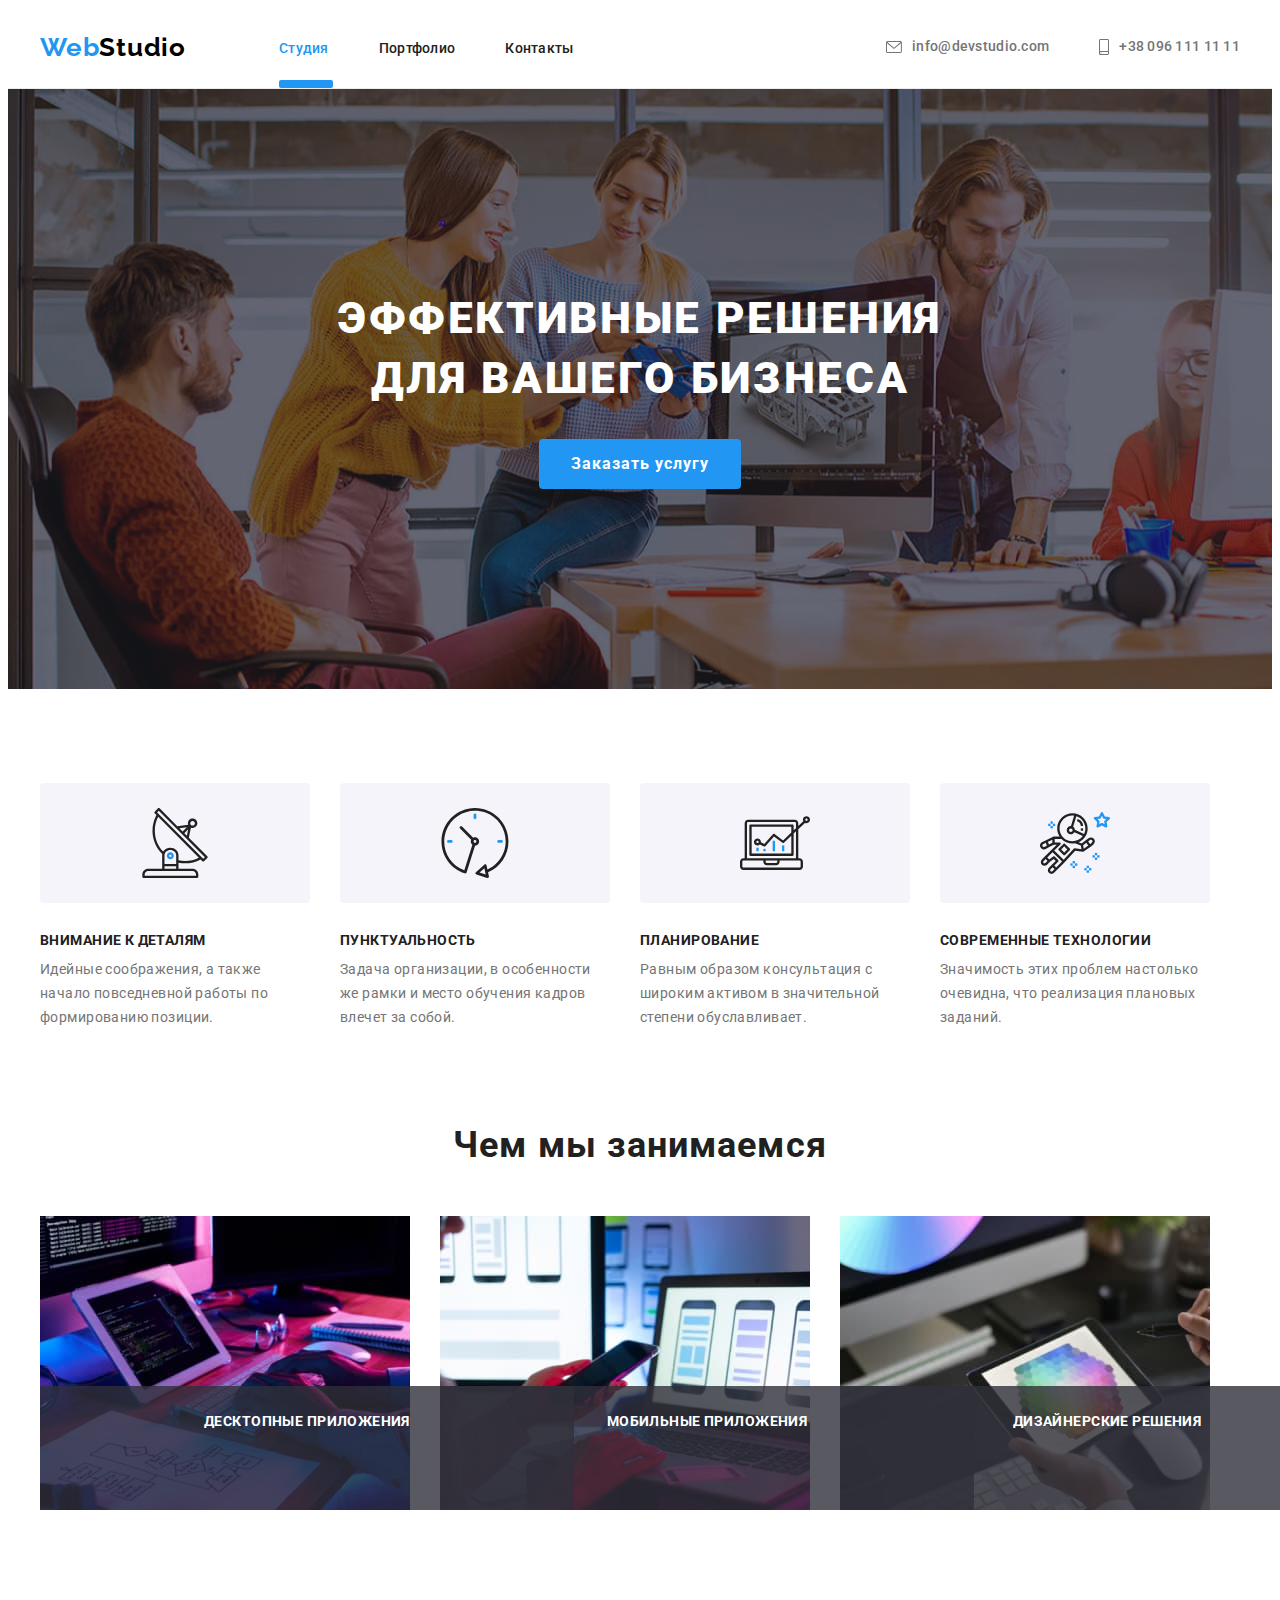
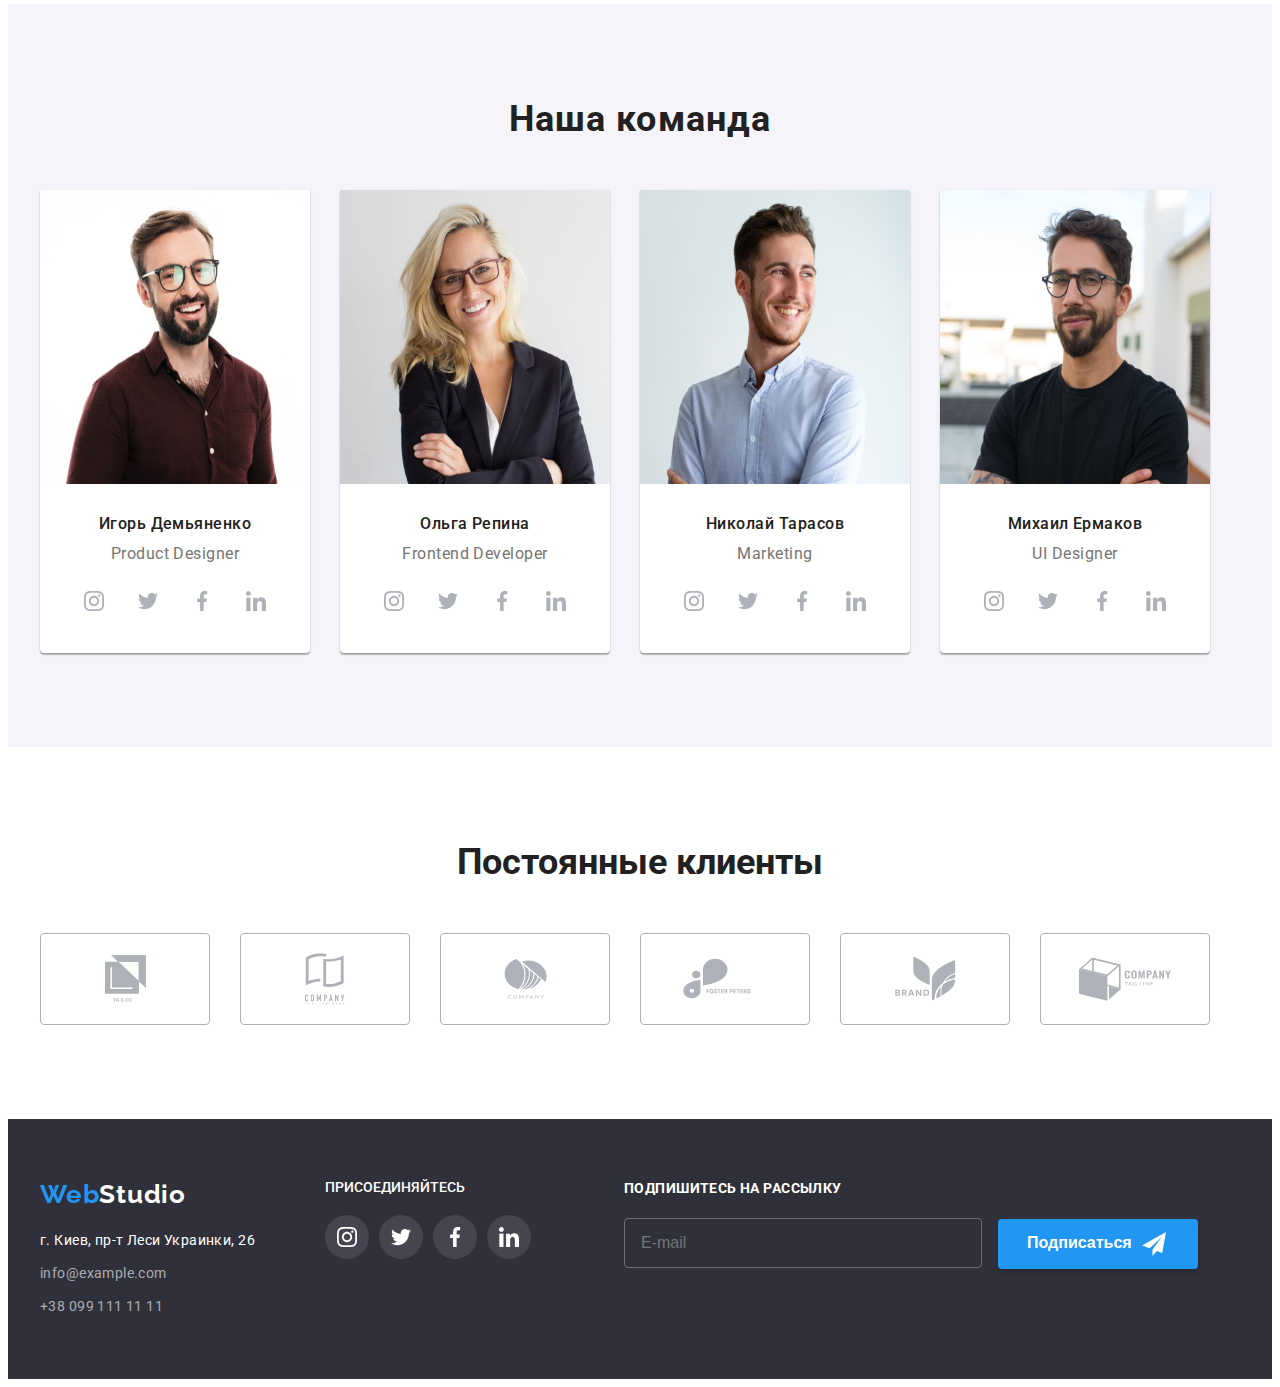
<file: index.html>
<!DOCTYPE html>
<html lang="ru">
  <head>
    <meta charset="UTF-8" />
    <meta http-equiv="X-UA-Compatible" content="IE=edge" />
    <meta name="viewport" content="width=device-width, initial-scale=1.0" />
    <title>WebStudio</title>
    <link rel="preconnect" href="https://fonts.gstatic.com" />
    <link
      href="https://fonts.googleapis.com/css2?family=Raleway:wght@700&family=Roboto:wght@400;500;700;900&display=swap"
      rel="stylesheet"
    />
    <link
      rel="stylesheet"
      href="https://cdnjs.cloudflare.com/ajax/libs/modern-normalize/1.1.0/modern-normalize.min.css"
      integrity="sha512-wpPYUAdjBVSE4KJnH1VR1HeZfpl1ub8YT/NKx4PuQ5NmX2tKuGu6U/JRp5y+Y8XG2tV+wKQpNHVUX03MfMFn9Q=="
      crossorigin="anonymous"
      referrerpolicy="no-referrer"
    />
    <link
      rel="stylesheet"
      href="https://cdnjs.cloudflare.com/ajax/libs/animate.css/4.1.1/animate.min.css"
    />
    <link rel="stylesheet" href="./css/styles.css" />
  </head>
  <body>
    <!--HEADER-->
    <header class="header">
      <div class="container header-container">
        <nav class="navigation">
          <a href="./" class="header-logo animate__pulse">
            <span class="header-web">Web</span>Studio</a
          >
          <ul class="menu">
            <li class="menu-item">
              <a href="index.html" class="menu-link current">Студия </a>
            </li>
            <li class="menu-item">
              <a href="./portfolio.html" class="menu-link">Портфолио</a>
            </li>
            <li class="menu-item">
              <a href="#address" class="menu-link">Контакты</a>
            </li>
          </ul>
        </nav>
        <ul class="contact-list">
          <li class="contact-email">
            <a class="email" href="mailto:info@devstudio.com">
              <svg class="contact-email-icon" width="16" height="12">
                <use href="./images/sprite.svg#icon-envelope"></use>
              </svg>
              info@devstudio.com
            </a>
          </li>
          <li class="contact-tel">
            <a class="tel" href="tel:+380961111111">
              <svg class="contact-email-icon" width="10" height="16">
                <use href="./images/sprite.svg#icon-smartphone"></use>
              </svg>
              +38 096 111 11 11</a
            >
          </li>
        </ul>
      </div>
    </header>
    <!--MAIN-->
    <main>
      <section class="hero">
        <div class="container">
          <h1 class="hero-title">
            Эффективные решения <br />
            для вашего бизнеса
          </h1>
          <button type="button" class="hero-button" data-modal-open>
            Заказать услугу
          </button>
        </div>
      </section>

      <section class="section-features">
        <div class="container">
          <h2 hidden class="section-title">Особенности нашей работы</h2>
          <ul class="nature">
            <li class="section-nature">
              <div class="icon-wrapper">
                <svg class="features-icon" width="70" height="70">
                  <use href="./images/sprite.svg#icon-antenna"></use>
                </svg>
              </div>
              <h3 class="section-item">Внимание к деталям</h3>
              <p class="section-text">
                Идейные соображения, а также начало повседневной работы по
                формированию позиции.
              </p>
            </li>
            <li class="section-nature">
              <div class="icon-wrapper">
                <svg class="features-icon" width="70" height="70">
                  <use href="./images/sprite.svg#icon-cloc-1"></use>
                </svg>
              </div>
              <h3 class="section-item">Пунктуальность</h3>
              <p class="section-text">
                Задача организации, в особенности же рамки и место обучения
                кадров влечет за собой.
              </p>
            </li>
            <li class="section-nature">
              <div class="icon-wrapper">
                <svg class="features-icon" width="70" height="70">
                  <use href="./images/sprite.svg#icon-diagram-1"></use>
                </svg>
              </div>
              <h3 class="section-item">Планирование</h3>
              <p class="section-text">
                Равным образом консультация с широким активом в значительной
                степени обуславливает.
              </p>
            </li>
            <li class="section-nature">
              <div class="icon-wrapper">
                <svg class="features-icon" width="70" height="70">
                  <use href="./images/sprite.svg#icon-astronaut"></use>
                </svg>
              </div>
              <h3 class="section-item">Современные технологии</h3>
              <p class="section-text">
                Значимость этих проблем настолько очевидна, что реализация
                плановых заданий.
              </p>
            </li>
          </ul>
        </div>
      </section>
      <!--OUR WORKS-->
      <section class="section-works">
        <div class="container">
          <h2 class="section-title">Чем мы занимаемся</h2>
          <ul class="our-works">
            <li class="our-works-items">
              <img
                src="./images/box1.jpg"
                alt="Фото гаджетов"
                width="370"
                height="294"
              />
              <div class="works-item">
                <p class="works-text">Десктопные приложения</p>
              </div>
            </li>

            <li class="our-works-items">
              <img
                src="./images/box2.jpg"
                alt="Фото гаджетов"
                width="370"
                height="294"
              />
              <div class="works-item">
                <p class="works-text">Мобильные приложения</p>
              </div>
            </li>

            <li class="our-works-items">
              <img
                src="./images/box3.jpg"
                alt="Фото гаджетов"
                width="370"
                height="294"
              />
              <div class="works-item">
                <p class="works-text">Дизайнерские решения</p>
              </div>
            </li>
          </ul>
        </div>
      </section>

      <!--OUR TEAM-->
      <section class="section-team section">
        <div class="container">
          <h2 class="section-title">Наша команда</h2>
          <ul class="members">
            <li class="members-item">
              <img
                src="./images/photo1.jpg"
                alt="Фото мужчины"
                width="270"
                height="294"
              />
              <div class="team-list">
                <h3 class="team-members">Игорь Демьяненко</h3>
                <p class="team-post">Product Designer</p>
                <ul class="social-list list">
                  <li class="social-list-item">
                    <a href="" class="social-list-link">
                      <svg class="social-list-icon" width="20" height="20">
                        <use href="./images/sprite.svg#icon-instagram"></use>
                      </svg>
                    </a>
                  </li>
                  <li class="social-list-item">
                    <a href="" class="social-list-link">
                      <svg class="social-list-icon" width="20" height="20">
                        <use href="./images/sprite.svg#icon-twitter"></use>
                      </svg>
                    </a>
                  </li>
                  <li class="social-list-item">
                    <a href="" class="social-list-link">
                      <svg class="social-list-icon" width="20" height="20">
                        <use href="./images/sprite.svg#icon-facebook"></use>
                      </svg>
                    </a>
                  </li>
                  <li class="social-list-item">
                    <a href="" class="social-list-link">
                      <svg class="social-list-icon" width="20" height="20">
                        <use href="./images/sprite.svg#icon-linkedin"></use>
                      </svg>
                    </a>
                  </li>
                </ul>
              </div>
            </li>
            <li class="members-item">
              <img
                src="./images/photo2.jpg"
                alt="Фото женщины"
                width="270"
                height="294"
              />
              <div class="team-list">
                <h3 class="team-members">Ольга Репина</h3>
                <p class="team-post">Frontend Developer</p>
                <ul class="social-list list">
                  <li class="social-list-item">
                    <a href="" class="social-list-link">
                      <svg class="social-list-icon" width="20" height="20">
                        <use href="./images/sprite.svg#icon-instagram"></use>
                      </svg>
                    </a>
                  </li>
                  <li class="social-list-item">
                    <a href="" class="social-list-link">
                      <svg class="social-list-icon" width="20" height="20">
                        <use href="./images/sprite.svg#icon-twitter"></use>
                      </svg>
                    </a>
                  </li>
                  <li class="social-list-item">
                    <a href="" class="social-list-link">
                      <svg class="social-list-icon" width="20" height="20">
                        <use href="./images/sprite.svg#icon-facebook"></use>
                      </svg>
                    </a>
                  </li>
                  <li class="social-list-item">
                    <a href="" class="social-list-link">
                      <svg class="social-list-icon" width="20" height="20">
                        <use href="./images/sprite.svg#icon-linkedin"></use>
                      </svg>
                    </a>
                  </li>
                </ul>
              </div>
            </li>
            <li class="members-item">
              <img
                src="./images/photo3.jpg"
                alt="Фото мужчины"
                width="270"
                height="294"
              />
              <div class="team-list">
                <h3 class="team-members">Николай Тарасов</h3>
                <p class="team-post">Marketing</p>
                <ul class="social-list list">
                  <li class="social-list-item">
                    <a href="" class="social-list-link">
                      <svg class="social-list-icon" width="20" height="20">
                        <use href="./images/sprite.svg#icon-instagram"></use>
                      </svg>
                    </a>
                  </li>
                  <li class="social-list-item">
                    <a href="" class="social-list-link">
                      <svg class="social-list-icon" width="20" height="20">
                        <use href="./images/sprite.svg#icon-twitter"></use>
                      </svg>
                    </a>
                  </li>
                  <li class="social-list-item">
                    <a href="" class="social-list-link">
                      <svg class="social-list-icon" width="20" height="20">
                        <use href="./images/sprite.svg#icon-facebook"></use>
                      </svg>
                    </a>
                  </li>
                  <li class="social-list-item">
                    <a href="" class="social-list-link">
                      <svg class="social-list-icon" width="20" height="20">
                        <use href="./images/sprite.svg#icon-linkedin"></use>
                      </svg>
                    </a>
                  </li>
                </ul>
              </div>
            </li>
            <li class="members-item">
              <img
                src="./images/photo4.jpg"
                alt="Фото мужчины"
                width="270"
                height="294"
              />
              <div class="team-list">
                <h3 class="team-members">Михаил Ермаков</h3>
                <p class="team-post">UI Designer</p>
                <ul class="social-list list">
                  <li class="social-list-item">
                    <a href="" class="social-list-link">
                      <svg class="social-list-icon" width="20px" height="20px">
                        <use href="./images/sprite.svg#icon-instagram"></use>
                      </svg>
                    </a>
                  </li>
                  <li class="social-list-item">
                    <a href="" class="social-list-link">
                      <svg class="social-list-icon" width="20px" height="20px">
                        <use href="./images/sprite.svg#icon-twitter"></use>
                      </svg>
                    </a>
                  </li>
                  <li class="social-list-item">
                    <a href="" class="social-list-link">
                      <svg class="social-list-icon" width="20px" height="20px">
                        <use href="./images/sprite.svg#icon-facebook"></use>
                      </svg>
                    </a>
                  </li>
                  <li class="social-list-item">
                    <a href="" class="social-list-link">
                      <svg class="social-list-icon" width="20px" height="20px">
                        <use href="./images/sprite.svg#icon-linkedin"></use>
                      </svg>
                    </a>
                  </li>
                </ul>
              </div>
            </li>
          </ul>
        </div>
      </section>

      <!--CLIENTS-->
      <section class="section">
        <div class="container">
          <h2 class="regular-clients-title">Постоянные клиенты</h2>
          <ul class="regular-clients-list">
            <li class="clients-list">
              <a class="clients-icon" href="">
                <svg class="client-icon" width="41px" height="47px">
                  <use href="./images/sprite.svg#icon-client-1"></use>
                </svg>
              </a>
            </li>
            <li class="clients-list">
              <a class="clients-icon" href="">
                <svg class="client-icon" width="40px" height="52px">
                  <use href="./images/sprite.svg#icon-client-2"></use>
                </svg>
              </a>
            </li>
            <li class="clients-list">
              <a class="clients-icon" href="">
                <svg class="client-icon" width="43px" height="41px">
                  <use href="./images/sprite.svg#icon-client-3"></use>
                </svg>
              </a>
            </li>
            <li class="clients-list">
              <a class="clients-icon" href="">
                <svg class="client-icon" width="84px" height="41px">
                  <use href="./images/sprite.svg#icon-client-4"></use>
                </svg>
              </a>
            </li>
            <li class="clients-list">
              <a class="clients-icon" href="">
                <svg class="client-icon" width="63px" height="45px">
                  <use href="./images/sprite.svg#icon-client-5"></use>
                </svg>
              </a>
            </li>
            <li class="clients-list">
              <a class="clients-icon" href="">
                <svg class="client-icon" width="94px" height="44px">
                  <use href="./images/sprite.svg#icon-client-6"></use>
                </svg>
              </a>
            </li>
          </ul>
        </div>
      </section>
    </main>
    <!--FOOTER-->
    <footer class="footer">
      <div class="container footer-container">
        <div class="footer-wrapper">
          <div class="footer-adress-wrapper">
            <a href="./" class="footer-logo"
              ><span class="footer-web">Web</span>Studio</a
            >
            <address id="address" class="contact-address">
              г. Киев, пр-т Леси Украинки, 26
            </address>
            <ul class="footer-contacts">
              <li class="footer-contacts-link">info@example.com</li>
              <li class="footer-contacts-link">+38 099 111 11 11</li>
            </ul>
          </div>
          <div class="footer-socials">
            <h2 class="socials-footer-title">присоединяйтесь</h2>
            <ul class="socials-footer-lists">
              <li class="socials-list-item">
                <a class="socials-footer-icons" href="#">
                  <svg class="social-icon-footer" width="20px" height="20px">
                    <use href="./images/sprite.svg#icon-instagram"></use>
                  </svg>
                </a>
              </li>
              <li class="socials-item">
                <a class="socials-footer-icons" href="#">
                  <svg class="social-icon-footer" width="20px" height="20px">
                    <use href="./images/sprite.svg#icon-twitter"></use>
                  </svg>
                </a>
              </li>
              <li class="socials-item">
                <a class="socials-footer-icons" href="#">
                  <svg class="social-icon-footer" width="20px" height="20px">
                    <use href="./images/sprite.svg#icon-facebook"></use>
                  </svg>
                </a>
              </li>
              <li class="socials-item">
                <a class="socials-footer-icons" href="#">
                  <svg class="social-icon-footer" width="20px" height="20px">
                    <use href="./images/sprite.svg#icon-linkedin"></use>
                  </svg>
                </a>
              </li>
            </ul>
          </div>
          <div class="footer-subscribe">
            <p class="subscribe-title" id="subscribe-title-id">
              Подпишитесь на рассылку
            </p>
            <form class="subscribe-form" id="subscribe-form-id"></form>
            <input
              type="text"
              name="email"
              class="subscribe-email"
              id="subscribe-email"
              placeholder="E-mail"
              required
            />
            <button class="subscribe-btn" type="submit" id="submit-btn-id">
              Подписаться
              <svg
                class="icon-send"
                aria-hidden="true"
                width="24px"
                height="24px"
              >
                <use href="./images/icons.svg#icon-icon-send"></use>
              </svg>
            </button>
          </div>
        </div>
      </div>
    </footer>

    <div class="backdrop is-hidden" data-modal>
      <div class="modal">
        <button type="button" class="close-btn" data-modal-close>
          <svg width="11" height="11">
            <use href="./images/sprite.svg#icon-vector"></use>
          </svg>
        </button>
        <!--FORM-->
        <form action="#" class="modal-form">
          <p class="modal-form-head">Оставьте свои данные, мы вам перезвоним</p>

          <div class="modal-form-wrapper">
            <label class="modal-form-field"> Имя</label>
            <div class="modal-icon-box">
              <input
                type="text"
                class="modal-form-input"
                name="user-name"
                minlength="2"
                pattern="[a-zA-Zа-яёА-ЯЁ]+"
                title="Имя должно содержать символы кирилицы или латиницы"
                required
              />
              <svg class="modal-form-icon" width="18" height="18">
                <use href="./images/icons.svg#icon-person-black"></use>
              </svg>
            </div>
          </div>
          <div class="modal-form-wrapper">
            <label class="modal-form-field"> Телефон</label>
            <div class="modal-icon-box">
              <input
                type="tel"
                class="modal-form-input"
                name="user-phone"
                pattern="[0-9]{3}-[0-9]{3}-[0-9]{2}-[0-9]{2}"
                title="096-000-00-00"
                required
              />
              <svg class="modal-form-icon" width="18" height="18">
                <use href="./images/icons.svg#icon-phone-black"></use>
              </svg>
            </div>
          </div>
          <div class="modal-form-wrapper">
            <label class="modal-form-field"> Почта</label>
            <div class="modal-icon-box">
              <input
                type="email"
                class="modal-form-input"
                name="user-email"
                required
              />
              <svg class="modal-form-icon" width="18" height="18">
                <use href="./images/icons.svg#icon-email-black"></use>
              </svg>
            </div>
          </div>
          <label class="modal-form-field"> Комментарий</label>
          <textarea
            name="user-message"
            class="modal-form-message"
            placeholder="Введите текст"
          ></textarea>

          <input
            type="checkbox"
            name="agreement"
            class="modal-form-checkbox visually-hidden"
            id="accept-policy"
          />
          <label for="accept-policy" class="modal-form-checkbox-label"
            >Соглашаюсь с рассылкой и принимаю&nbsp;
            <a href="#" class="modal-form-label-link"> Условия договора</a>
          </label>
          <button type="submit" class="modal-btn">Отправить</button>
        </form>
      </div>
    </div>

    <script src="./js/modal.js"></script>
  </body>
</html>
</file>
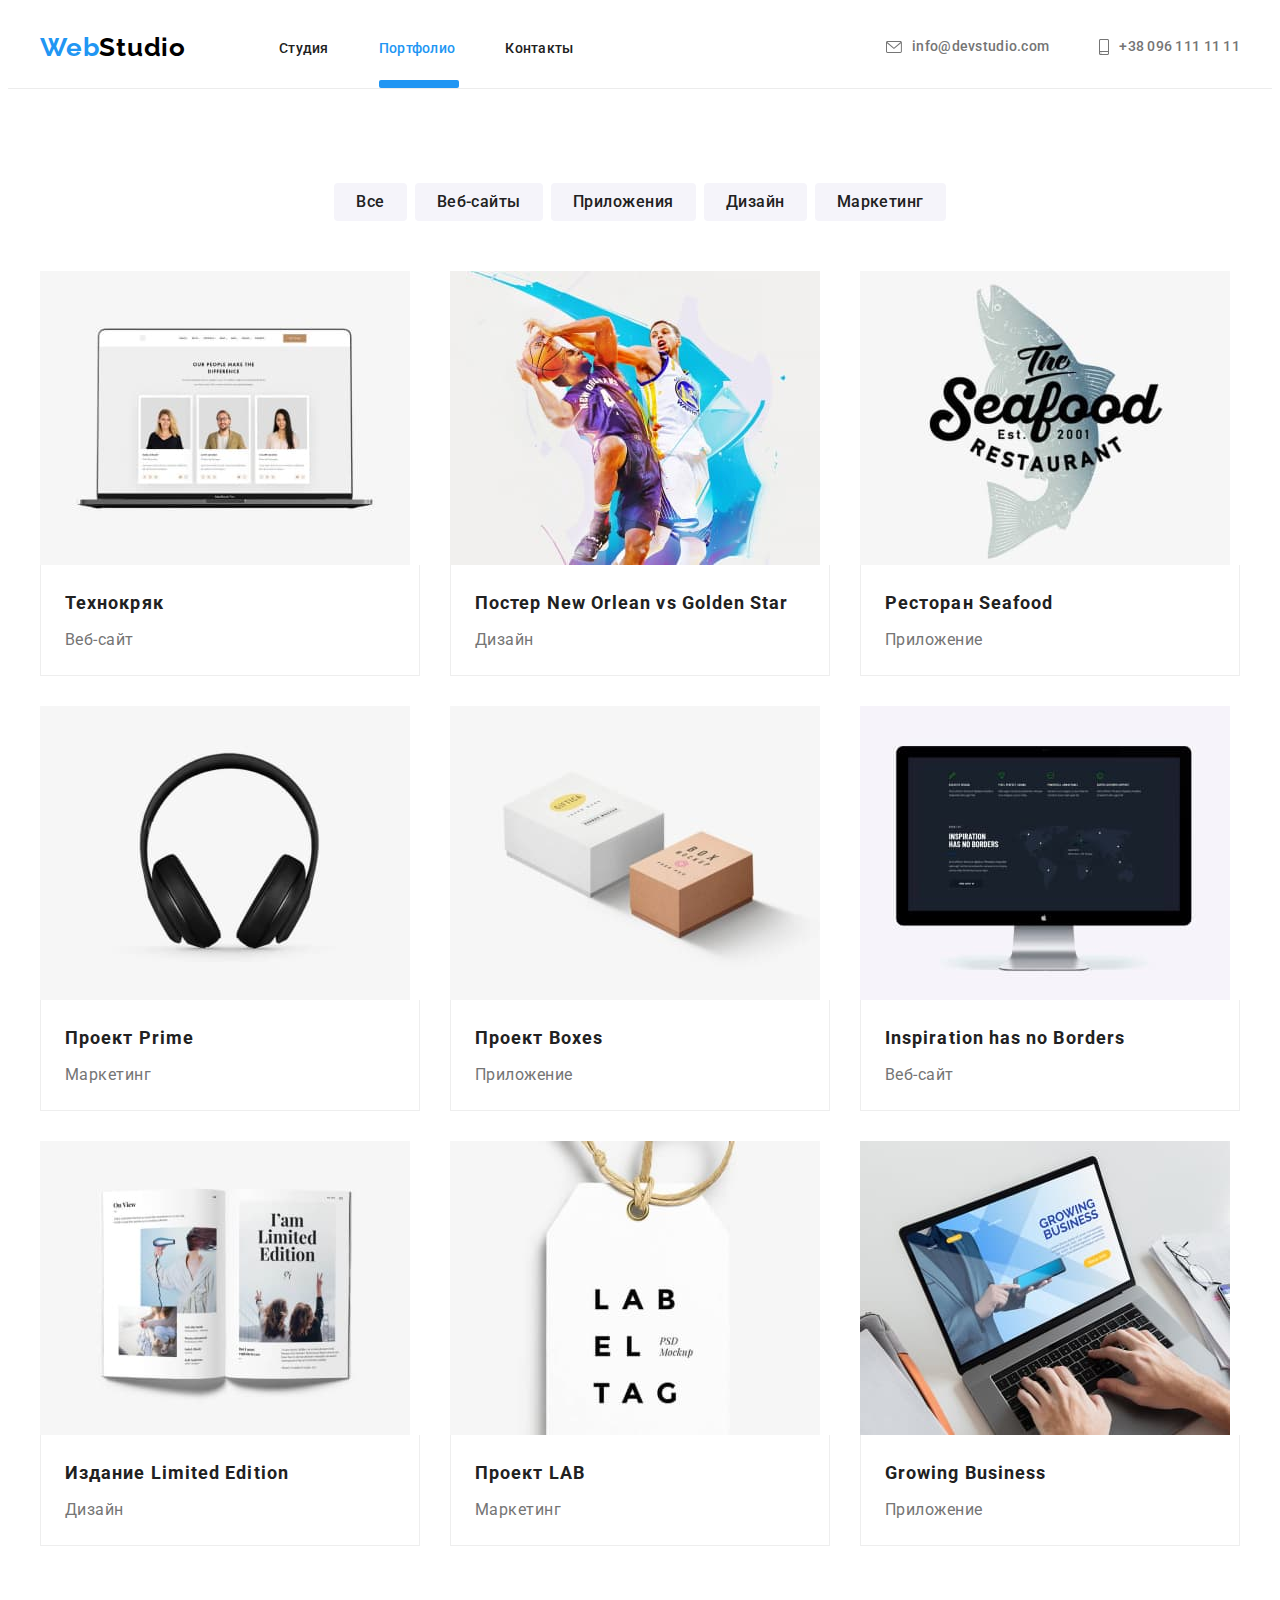
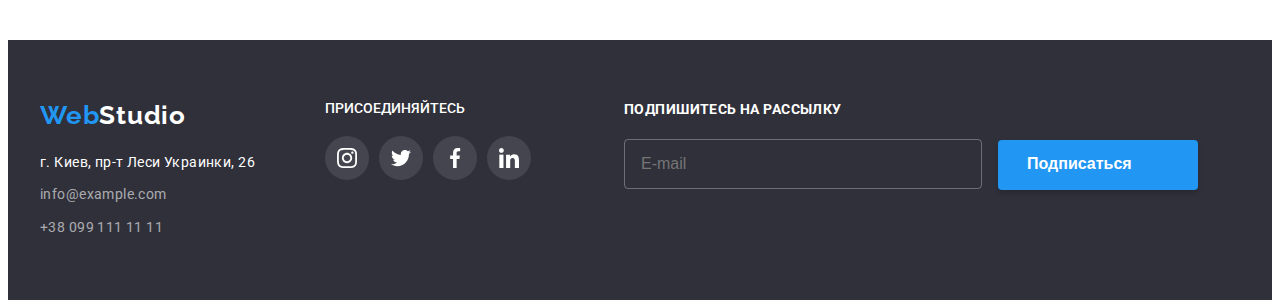
<file: portfolio.html>
<!DOCTYPE html>
<html lang="ru">
  <head>
    <meta charset="UTF-8" />
    <meta http-equiv="X-UA-Compatible" content="IE=edge" />
    <meta name="viewport" content="width=device-width, initial-scale=1.0" />
    <title>WebStudio</title>
    <link rel="preconnect" href="https://fonts.gstatic.com" />
    <link
      href="https://fonts.googleapis.com/css2?family=Raleway:wght@700&family=Roboto:wght@400;500;700;900&display=swap"
      rel="stylesheet"
    />
    <link
      rel="stylesheet"
      href="https://cdnjs.cloudflare.com/ajax/libs/modern-normalize/1.1.0/modern-normalize.min.css"
      integrity="sha512-wpPYUAdjBVSE4KJnH1VR1HeZfpl1ub8YT/NKx4PuQ5NmX2tKuGu6U/JRp5y+Y8XG2tV+wKQpNHVUX03MfMFn9Q=="
      crossorigin="anonymous"
      referrerpolicy="no-referrer"
    />
    <link
      rel="stylesheet"
      href="https://cdnjs.cloudflare.com/ajax/libs/animate.css/4.1.1/animate.min.css"
    />
    <link rel="stylesheet" href="./css/styles.css" />
  </head>
  <body>
    <!--HEADER-->
    <header class="header">
      <div class="container header-container">
        <nav class="navigation">
          <a href="./" class="header-logo animate__pulse">
            <span class="header-web">Web</span>Studio</a
          >
          <ul class="menu">
            <li class="menu-item">
              <a href="index.html" class="menu-link">Студия</a>
            </li>
            <li class="menu-item">
              <a href="./portfolio.html" class="menu-link current">Портфолио</a>
            </li>
            <li class="menu-item">
              <a href="#address" class="menu-link">Контакты</a>
            </li>
          </ul>
        </nav>
        <ul class="contact-list">
          <li class="contact-email">
            <a class="email" href="mailto:info@devstudio.com">
              <svg class="contact-email-icon" width="16" height="12">
                <use href="./images/sprite.svg#icon-envelope"></use>
              </svg>
              info@devstudio.com
            </a>
          </li>
          <li class="contact-tel">
            <a class="tel" href="tel:+380961111111">
              <svg class="contact-email-icon" width="10" height="16">
                <use href="./images/sprite.svg#icon-smartphone"></use>
              </svg>
              +38 096 111 11 11</a
            >
          </li>
        </ul>
      </div>
    </header>
    <!-- MAIN -->
    <main class="all-portfolio">
      <section class="main-portfolio section">
        <div class="container">
          <h1 hidden>Портфолио</h1>
          <ul class="menu-btn">
            <li class="list-btn">
              <button type="button" class="portfolio">Все</button>
            </li>
            <li class="list-btn">
              <button type="button" class="portfolio">Веб-сайты</button>
            </li>
            <li class="list-btn">
              <button type="button" class="portfolio">Приложения</button>
            </li>
            <li class="list-btn">
              <button type="button" class="portfolio">Дизайн</button>
            </li>
            <li class="list-btn">
              <button type="button" class="portfolio">Маркетинг</button>
            </li>
          </ul>

          <h2 hidden>Наши продукты</h2>

          <ul class="products">
            <li class="product">
              <a class="product-item" href="#">
                <div class="product-box">
                  <img
                    class="product-image"
                    src="./images/img1.jpg"
                    alt="Картинка с изображением ноутбука"
                    width="370"
                    height="294"
                  />

                  <p class="overlay">
                    Технокряк это современная площадка распространения
                    коронавируса. Компании используют эту платформу для
                    цифрового шпионажа и атак на защищённые сервера конкурентов.
                  </p>
                </div>
                <div class="product-list">
                  <h3 class="product-title">Технокряк</h3>
                  <p class="product-name">Веб-сайт</p>
                </div>
              </a>
            </li>
            <li class="product">
              <a class="product-item" href="#">
                <div class="product-box">
                  <img
                    class="product-image"
                    src="./images/img2.jpg"
                    alt="Постер"
                    width="370"
                    height="294"
                  />

                  <p class="overlay">
                    Технокряк это современная площадка распространения
                    коронавируса. Компании используют эту платформу для
                    цифрового шпионажа и атак на защищённые сервера конкурентов.
                  </p>
                </div>
                <div class="product-list">
                  <h3 class="product-title">
                    Постер New Orlean vs Golden Star
                  </h3>
                  <p class="product-name">Дизайн</p>
                </div>
              </a>
            </li>
            <li class="product">
              <a class="product-item" href="#">
                <div class="product-box">
                  <img
                    class="product-image"
                    src="./images/img3.jpg"
                    alt="Картинка с изображением рыбы"
                    width="370"
                    height="294"
                  />

                  <p class="overlay">
                    Технокряк это современная площадка распространения
                    коронавируса. Компании используют эту платформу для
                    цифрового шпионажа и атак на защищённые сервера конкурентов.
                  </p>
                </div>
                <div class="product-list">
                  <h3 class="product-title">Ресторан Seafood</h3>
                  <p class="product-name">Приложение</p>
                </div>
              </a>
            </li>
            <li class="product">
              <a class="product-item" href="#">
                <div class="product-box">
                  <img
                    class="product-image"
                    src="./images/img4.jpg"
                    alt="Картинка с изображением наушников"
                    width="370"
                    height="294"
                  />

                  <p class="overlay">
                    Технокряк это современная площадка распространения
                    коронавируса. Компании используют эту платформу для
                    цифрового шпионажа и атак на защищённые сервера конкурентов.
                  </p>
                </div>
                <div class="product-list">
                  <h3 class="product-title">Проект Prime</h3>
                  <p class="product-name">Маркетинг</p>
                </div>
              </a>
            </li>
            <li class="product">
              <a class="product-item" href="#">
                <div class="product-box">
                  <img
                    class="product-image"
                    src="./images/img5.jpg"
                    alt="Картинка с изображением картонных коробок"
                    width="370"
                    height="294"
                  />

                  <p class="overlay">
                    Технокряк это современная площадка распространения
                    коронавируса. Компании используют эту платформу для
                    цифрового шпионажа и атак на защищённые сервера конкурентов.
                  </p>
                </div>
                <div class="product-list">
                  <h3 class="product-title">Проект Boxes</h3>
                  <p class="product-name">Приложение</p>
                </div>
              </a>
            </li>
            <li class="product">
              <a class="product-item" href="#">
                <div class="product-box">
                  <img
                    class="product-image"
                    src="./images/img6.jpg"
                    alt="Картинка с изображением монитора"
                    width="370"
                    height="294"
                  />

                  <p class="overlay">
                    Технокряк это современная площадка распространения
                    коронавируса. Компании используют эту платформу для
                    цифрового шпионажа и атак на защищённые сервера конкурентов.
                  </p>
                </div>
                <div class="product-list">
                  <h3 class="product-title">Inspiration has no Borders</h3>
                  <p class="product-name">Веб-сайт</p>
                </div>
              </a>
            </li>
            <li class="product">
              <a class="product-item" href="#">
                <div class="product-box">
                  <img
                    class="product-image"
                    src="./images/img7.jpg"
                    alt="Картинка с изображением книги"
                    width="370"
                    height="294"
                  />

                  <p class="overlay">
                    Технокряк это современная площадка распространения
                    коронавируса. Компании используют эту платформу для
                    цифрового шпионажа и атак на защищённые сервера конкурентов.
                  </p>
                </div>
                <div class="product-list">
                  <h3 class="product-title">Издание Limited Edition</h3>
                  <p class="product-name">Дизайн</p>
                </div>
              </a>
            </li>

            <li class="product">
              <a class="product-item" href="#">
                <div class="product-box">
                  <img
                    class="product-image"
                    src="./images/img8.jpg"
                    alt="Картинка с изображением ценника"
                    width="370"
                    height="294"
                  />

                  <p class="overlay">
                    Технокряк это современная площадка распространения
                    коронавируса. Компании используют эту платформу для
                    цифрового шпионажа и атак на защищённые сервера конкурентов.
                  </p>
                </div>
                <div class="product-list">
                  <h3 class="product-title">Проект LAB</h3>
                  <p class="product-name">Маркетинг</p>
                </div>
              </a>
            </li>

            <li class="product">
              <a class="product-item" href="#">
                <div class="product-box">
                  <img
                    class="product-image"
                    src="./images/img9.jpg"
                    alt="Картинка с изображением ноутбука"
                    width="370"
                    height="294"
                  />

                  <p class="overlay">
                    Технокряк это современная площадка распространения
                    коронавируса. Компании используют эту платформу для
                    цифрового шпионажа и атак на защищённые сервера конкурентов.
                  </p>
                </div>
                <div class="product-list">
                  <h3 class="product-title">Growing Business</h3>
                  <p class="product-name">Приложение</p>
                </div>
              </a>
            </li>
          </ul>
        </div>
      </section>
    </main>
    <!--FOOTER-->
    <footer class="footer">
      <div class="container footer-container">
        <div class="footer-wrapper">
          <div class="footer-adress-wrapper">
            <a href="./" class="footer-logo"
              ><span class="footer-web">Web</span>Studio</a
            >
            <address id="address" class="contact-address">
              г. Киев, пр-т Леси Украинки, 26
            </address>
            <ul class="footer-contacts">
              <li class="footer-contacts-link">info@example.com</li>
              <li class="footer-contacts-link">+38 099 111 11 11</li>
            </ul>
          </div>
          <div class="footer-socials">
            <h2 class="socials-footer-title">присоединяйтесь</h2>
            <ul class="socials-footer-lists">
              <li class="socials-list-item">
                <a class="socials-footer-icons" href="#">
                  <svg class="social-icon-footer" width="20px" height="20px">
                    <use href="./images/sprite.svg#icon-instagram"></use>
                  </svg>
                </a>
              </li>
              <li class="socials-item">
                <a class="socials-footer-icons" href="#">
                  <svg class="social-icon-footer" width="20px" height="20px">
                    <use href="./images/sprite.svg#icon-twitter"></use>
                  </svg>
                </a>
              </li>
              <li class="socials-item">
                <a class="socials-footer-icons" href="#">
                  <svg class="social-icon-footer" width="20px" height="20px">
                    <use href="./images/sprite.svg#icon-facebook"></use>
                  </svg>
                </a>
              </li>
              <li class="socials-item">
                <a class="socials-footer-icons" href="#">
                  <svg class="social-icon-footer" width="20px" height="20px">
                    <use href="./images/sprite.svg#icon-linkedin"></use>
                  </svg>
                </a>
              </li>
            </ul>
          </div>
          <div class="footer-subscribe">
            <p class="subscribe-title" id="subscribe-title-id">
              Подпишитесь на рассылку
            </p>
            <form class="subscribe-form" id="subscribe-form-id"></form>
            <input
              type="text"
              name="email"
              class="subscribe-email"
              id="subscribe-email"
              placeholder="E-mail"
              required
            />
            <button class="subscribe-btn" type="submit" id="submit-btn-id">
              Подписаться
              <svg
                class="icon-send"
                aria-hidden="true"
                width="24px"
                height="24px"
              >
                <use href="./images/icons.svg#icon-send"></use>
              </svg>
            </button>
          </div>
        </div>
      </div>
    </footer>
  </body>
</html>
</file>
<file: css/styles.css>
:root {
  --primary-text-color: #212121;
  --title-text-color: #757575;
  --secondary-text-color: #ffffff;
  --accent-color: #2196f3;
  --background-color: #2f303a;
  --background-color-2: #f5f4fa;
  --contacts-text-color: rgba(255, 255, 255, 0.6);
  --header-logo-color: #000000;
  --clients-color: #afb1b8;
}

h1,
h2,
h3,
h4,
h5,
h6,
p {
  margin-top: 0;
  margin-bottom: 0;
}

ul,
ol {
  margin-top: 0;
  margin-bottom: 0;
  padding-left: 0;
}

img {
  display: block;
}

body {
  background-color: var(--secondary-text-color);
  color: var(--primary-text-color);
  font-family: "Roboto", sans-serif;
}

a {
  text-decoration: none;
}

ul {
  list-style: none;
}

.container {
  width: 1200px;
  margin: 0 auto;
  padding-left: 15px;
  padding-right: 15px;
}

.section {
  padding-top: 94px;
  padding-bottom: 94px;
}

.visually-hidden {
  position: absolute !important;
  clip: rect(1px 1px 1px 1px); /* IE6, IE7 */
  clip: rect(1px, 1px, 1px, 1px);
  padding: 0 !important;
  border: 0 !important;
  height: 1px !important;
  width: 1px !important;
  overflow: hidden;
}

/*HEADER*/

.header {
  padding-top: 24px;
  padding-bottom: 25px;
  border-bottom: 1px solid #ececec;
}

.header-container {
  display: flex;
  align-items: center;
  justify-content: space-between;
}

.navigation {
  display: flex;
  align-items: center;
}

.header-logo {
  font-family: "Raleway", sans-serif;
  font-weight: 700;
  font-size: 26px;
  line-height: 1.19;
  letter-spacing: 0.03em;
  color: var(--header-logo-color);
  margin-right: 93px;
  animation-duration: 500ms;
  animation-iteration-count: 2;
}

.menu {
  display: flex;
  align-items: center;
}

.menu-item:not(:last-child) {
  margin-right: 50px;
}

.contact-list {
  display: flex;
}

.contact-tel {
  margin-left: 50px;
}

.contact-email-icon {
  margin-right: 10px;
  fill: currentColor;
}

.header-web {
  color: var(--accent-color);
  font-family: Raleway;
  font-weight: 700;
  font-size: 26px;
  line-height: 1.19;
  letter-spacing: 0.03em;
}

.order {
  background-color: var(--background-color);
}

.menu-link {
  font-family: "Roboto", sans-serif;
  font-weight: 500;
  font-size: 14px;
  line-height: 1.14;
  letter-spacing: 0.02em;
  color: var(--primary-text-color);
  transition: color 250ms cubic-bezier(0.4, 0, 0.2, 1);
}

.menu-link.current {
  position: relative;
}

.menu-link.current::after {
  content: "";
  position: absolute;
  width: 100%;
  height: 4px;
  border-radius: 2px;
  background-color: var(--accent-color);
  border: 2px solid var(--accent-color);
  display: block;
  bottom: -32px;
}

.menu-link:hover,
.menu-link:focus {
  color: var(--accent-color);
}

.menu .menu-link.current {
  color: var(--accent-color);
}

.email {
  font-family: "Roboto", sans-serif;
  color: var(--title-text-color);
  font-weight: 500;
  font-size: 14px;
  line-height: 1.14;
  letter-spacing: 0.02em;
  display: flex;
  align-items: center;
  transition: color 250ms cubic-bezier(0.4, 0, 0.2, 1);
}

.tel {
  font-family: "Roboto", sans-serif;
  color: var(--title-text-color);
  font-weight: 500;
  font-size: 14px;
  line-height: 1.14;
  letter-spacing: 0.02em;
  display: flex;
  align-items: center;
  transition: color 250ms cubic-bezier(0.4, 0, 0.2, 1);
}

.email:hover,
.tel:hover,
.email:focus,
.tel:focus {
  color: var(--accent-color);
}

/*HERO SECTION*/

.hero {
  background-color: var(--background-color);
  text-align: center;
  padding-top: 200px;
  padding-bottom: 200px;
  max-width: 1600px;
  background-image: linear-gradient(
      rgba(47, 48, 58, 0.4),
      rgba(47, 48, 58, 0.4)
    ),
    url("../images/hero/bg.jpg");
  background-size: cover;
  background-repeat: no-repeat;
  margin-bottom: 94px;
  margin-left: auto;
  margin-right: auto;
}

.hero-title {
  color: var(--secondary-text-color);
  font-family: "Roboto", sans-serif;
  font-weight: 900;
  font-size: 44px;
  line-height: 1.36;
  text-align: center;
  letter-spacing: 0.06em;
  text-transform: uppercase;
  margin-bottom: 30px;
}

.hero-button {
  color: var(--secondary-text-color);
  background-color: var(--accent-color);
  font-family: "Roboto", sans-serif;
  font-weight: 700;
  font-size: 16px;
  line-height: 1.87;
  align-items: center;
  text-align: center;
  letter-spacing: 0.06em;
  cursor: pointer;
  padding: 10px 32px;
  border: none;
  border-radius: 4px;
}

.section-title {
  color: var(--primary-text-color);
  font-family: "Roboto", sans-serif;
  font-weight: 700;
  font-size: 36px;
  line-height: 1.17;
  text-align: center;
  letter-spacing: 0.03em;
  margin-bottom: 50px;
}

.section-item {
  font-family: "Roboto", sans-serif;
  font-weight: 700;
  font-size: 14px;
  line-height: 1.14;
  letter-spacing: 0.03em;
  text-transform: uppercase;
  margin-bottom: 10px;
}

.section-text {
  font-family: "Roboto", sans-serif;
  color: var(--title-text-color);
  font-weight: 400;
  font-size: 14px;
  line-height: 1.71;
  letter-spacing: 0.03em;
}

.basis-container {
  width: 1170px;
  height: 101px;
}

/*NATURE*/

.nature {
  display: flex;
}

.section-nature {
  width: 270px;
}

.section-nature:not(:last-child) {
  margin-right: 30px;
}

.icon-wrapper {
  display: flex;
  justify-content: center;
  align-items: center;
  width: 270px;
  height: 120px;
  background-color: var(--background-color-2);
  border-radius: 4px;
  margin-bottom: 30px;
}

.section-features {
  padding-bottom: 94px;
}

/*OUR WORKS*/

.our-works {
  display: flex;
}

.our-works-items:not(:last-child) {
  margin-right: 30px;
}

.section-works {
  padding-bottom: 94px;
}

.works-item {
  position: absolute;
  background-color: rgba(47, 48, 58, 0.8);
  width: 370px;
  height: 70px;
  text-align: center;
  padding: 27px 82px;
  transform: translateY(-100%);
}

.works-text {
  font-family: Roboto;
  font-style: normal;
  font-weight: bold;
  font-size: 14px;
  line-height: 16px;
  text-align: center;
  letter-spacing: 0.03em;
  text-transform: uppercase;
  color: var(--secondary-text-color);
}

/*OUR TEAM*/

.section-team {
  background-color: var(--background-color-2);
  padding-top: 94px;
  padding-bottom: 94px;
  margin: 0px auto;
}

.team-members {
  font-family: "Roboto", sans-serif;
  font-weight: 500;
  font-size: 16px;
  line-height: 1.19;
  letter-spacing: 0.03em;
  text-align: center;
  margin-bottom: 10px;
}

.team-post {
  font-family: "Roboto", sans-serif;
  font-weight: 400;
  font-size: 16px;
  line-height: 1.19;
  letter-spacing: 0.03em;
  color: var(--title-text-color);
  text-align: center;
  margin-bottom: 16px;
}

.members {
  display: flex;
  margin-left: -30px;
  flex-wrap: wrap;
}

.members-item {
  /* flex-basis: calc(100% - 120px) / 4; */
  margin-left: 30px;
  background: var(--secondary-text-color);
  box-shadow: 0px 1px 3px rgba(51, 42, 42, 0.12),
    0px 1px 1px rgba(0, 0, 0, 0.14), 0px 2px 1px rgba(0, 0, 0, 0.2);
  border-radius: 0px 0px 4px 4px;
}

.team-list {
  padding-top: 30px;
  padding-bottom: 30px;
  text-align: center;
  padding-left: 32px;
  padding-right: 32px;
}

.social-list {
  display: flex;
  justify-content: space-between;
}

.social-list-link {
  display: flex;
  align-items: center;
  justify-content: center;
  width: 44px;
  height: 44px;
  border-radius: 50%;
  background-color: var(--secondary-text-color);
  fill: var(--clients-color);
  transition: color 250ms cubic-bezier(0.4, 0, 0.2, 1),
    background-color 250ms cubic-bezier(0.4, 0, 0.2, 1);
}

.social-list-link:hover,
.social-list-link:focus {
  fill: var(--secondary-text-color);
  background-color: var(--accent-color);
}

/* CLIENTS*/
.regular-clients-title {
  font-size: 36px;
  color: var(--primary-text-color);
  text-align: center;
  margin: 0%;
  margin-bottom: 50px;
}
.regular-clients-list {
  display: flex;
  flex-basis: calc(100% / 6 - 30px);
  flex-wrap: wrap;
  margin-right: -30px;
}

.clients-list {
  margin-right: 30px;
}

.clients-icon {
  display: flex;
  justify-content: center;
  align-items: center;
  width: 170px;
  height: 92px;
  border: 1px solid #afb1b8;
  box-sizing: border-box;
  border-radius: 4px;
  fill: var(--clients-color);
  transition: color 2500ms cubic-bezier(0.4, 0, 0.2, 1);
  transition: fill 250ms cubic-bezier(0.4, 0, 0.2, 1),
    border-color 250ms cubic-bezier(0.4, 0, 0.2, 1);
}

.clients-icon:hover,
.clients-icon:focus {
  fill: var(--accent-color);
  border-color: var(--accent-color);
}

/* FOOTER */

.footer {
  background-color: var(--background-color);
  padding-top: 60px;
  padding-bottom: 60px;
}

.contact-address {
  font-family: "Roboto", sans-serif;
  font-style: normal;
  font-weight: 400;
  font-size: 14px;
  line-height: 1.71;
  letter-spacing: 0.03em;
  color: var(--secondary-text-color);
  margin-top: 20px;
  margin-bottom: 9px;
}

.footer-contacts {
  font-family: "Roboto", sans-serif;
  font-style: normal;
  font-weight: 400;
  font-size: 14px;
  line-height: 1.71;
  letter-spacing: 0.03em;
  color: var(--contacts-text-color);
}

.footer-contacts-link {
  transition: color 250ms cubic-bezier(0.4, 0, 0.2, 1);
}

.footer-contacts-link:hover,
.footer-contacts-link:focus {
  color: var(--accent-color);
}

.footer-contacts-link:not(:last-child) {
  margin-bottom: 9px;
}

.footer-logo {
  font-family: "Raleway", sans-serif;
  font-style: normal;
  font-weight: 700;
  font-size: 26px;
  line-height: 1.19;
  letter-spacing: 0.03em;
  color: var(--secondary-text-color);
  margin-bottom: 20px;
}

.footer-web {
  color: var(--accent-color);
}

.socials-footer-title {
  font-size: 14px;
  margin-bottom: 20px;
  text-transform: uppercase;
  color: var(--secondary-text-color);
  font-weight: 500;
  font-style: normal;
  line-height: 1.17;
}

.socials-footer-list {
  display: flex;
}

.socials-list {
  margin-right: 10px;
  cursor: pointer;
}

.socials-footer-icons {
  display: flex;
  width: 44px;
  height: 44px;
  background-color: rgba(255, 255, 255, 0.1);
  border-radius: 50%;
  justify-content: center;
  align-items: center;
  border-color: var(--accent-color);
  transition: background-color 250ms cubic-bezier(0.4, 0, 0.2, 1);
}

.socials-footer-icons:hover,
.socials-footer-icons:focus {
  background-color: var(--accent-color);
}

.social-icon-footer {
  fill: var(--secondary-text-color);
}

.footer-socials {
  margin-left: 70px;
}

.footer-container {
  display: flex;
}

.footer-wrapper {
  display: flex;
}

.socials-footer-lists {
  display: flex;
}

.socials-item {
  margin-left: 10px;
}

.footer-subscribe {
  margin-left: 93px;
}

.subscribe-title {
  margin-bottom: 20px;
  font-weight: 700;
  font-size: 14px;
  line-height: 1.42;
  letter-spacing: 0.03em;
  text-transform: uppercase;
  color: var(--secondary-text-color);
}

.subscribe-form {
  display: flex;
}

.subscribe-email {
  width: 358px;
  height: 50px;
  margin-right: 12px;
  padding: 15px 16px;
  background-color: transparent;
  border: 1px solid rgba(255, 255, 255, 0.3);
  box-sizing: border-box;
  border-radius: 4px;
  font-size: 16px;
  line-height: 1.25;
  color: var(--secondary-text-color);
}

.subscribe-btn {
  width: 200px;
  height: 50px;
  display: inline-flex;
  color: var(--secondary-text-color);
  background-color: var(--accent-color);
  font-weight: 700;
  font-size: 16px;
  line-height: 1.8;
  border: none;
  box-shadow: 0 4px 4px rgb(0 0 0 / 15%);
  transition: background-color 250ms linear;
  border-radius: 4px;
  align-items: center;
  padding-top: 10px;
  padding-bottom: 10px;
  padding-left: 29px;
  padding-right: 29px;
  cursor: pointer;
}

.icon-send {
  width: 24px;
  height: 24px;
  margin-left: 10px;
  fill: var(--accent-color);
}

/*PORTFOLIO BUTTONS*/

.portfolio {
  color: var(--primary-text-color);
  background-color: var(--background-color-2);
  font-family: "Roboto", sans-serif;
  font-weight: 500;
  font-size: 16px;
  line-height: 1.62;
  text-align: center;
  letter-spacing: 0.03em;
  cursor: pointer;
  border: none;
  border-radius: 4px;
  padding: 6px 22px;
  transition: color 250ms cubic-bezier(0.4, 0, 0.2, 1),
    background-color 250ms cubic-bezier(0.4, 0, 0.2, 1);
}

.portfolio:hover,
.portfolio:focus {
  color: var(--secondary-text-color);
  background-color: var(--accent-color);
}

/* .portfolio.all {
  color: var(--secondary-text-color);
  background-color: var(--accent-color);
} */

.product-title {
  font-family: "Roboto", sans-serif;
  color: var(--primary-text-color);
  font-style: normal;
  font-weight: 700;
  font-size: 18px;
  line-height: 2;
  letter-spacing: 0.06em;
}

.product-name {
  font-family: "Roboto", sans-serif;
  color: var(--title-text-color);
  font-weight: 400;
  font-size: 16px;
  line-height: 1.87;
  letter-spacing: 0.03em;
  margin-top: 4px;
}

.menu-btn {
  display: flex;
  justify-content: center;
  margin-bottom: 50px;
}

.list-btn:not(:last-child) {
  margin-right: 8px;
}

.list-btn {
  transition: box-shadow 250ms cubic-bezier(0.4, 0, 0.2, 1);
}

.list-btn:hover,
.list-btn:focus {
  box-shadow: 0px 3px 1px rgba(0, 0, 0, 0.1), 0px 1px 2px rgba(0, 0, 0, 0.08),
    0px 2px 2px rgba(0, 0, 0, 0.12);
}

.products {
  display: flex;
  flex-wrap: wrap;
  margin-left: -30px;
  margin-top: -30px;
}

.product {
  margin-left: 30px;
  margin-top: 30px;
  flex-basis: calc((100% - 90px) / 3);
  background: var(--secondary-text-color);
  display: block;
  transition: box-shadow 250ms cubic-bezier(0.4, 0, 0.2, 1);
}

.product:hover {
  box-shadow: 0px 1px 1px rgba(0, 0, 0, 0.12), 0px 4px 4px rgba(0, 0, 0, 0.06),
    1px 4px 6px rgba(0, 0, 0, 0.16);
}

.product-item {
  display: block;
}

.product-list {
  border: 1px solid #eeeeee;
  border-top: none;
  padding: 20px 24px;
}

.product-box {
  position: relative;
  overflow: hidden;
}

.overlay {
  position: absolute;
  top: 0;
  left: 0;
  width: 100%;
  height: 100%;
  overflow: auto;
  background-color: var(--accent-color);
  background: rgba(33, 150, 243, 0.9);
  font-family: Roboto;
  font-style: normal;
  font-weight: normal;
  font-size: 18px;
  line-height: 1.55;
  letter-spacing: 0.03em;
  padding: 63px 24px;
  color: var(--secondary-text-color);
  transform: translateY(100%);
  transition: transform 250ms cubic-bezier(0.4, 0, 0.2, 1);
}

.product-item:hover .overlay,
.product-item:focus .overlay {
  transform: translateY(0%);
}

/*MODAL MIRROW*/

.backdrop {
  position: fixed;
  top: 0;
  left: 0;
  width: 100vw;
  height: 100vh;
  background-color: rgba(0, 0, 0, 0.2);
  transition: opacity 500ms cubic-bezier(0.4, 0, 0.2, 1),
    visibility 500ms cubic-bezier(0.4, 0, 0.2, 1);
}

.modal {
  position: absolute;
  left: 50%;
  top: 50%;
  width: 528px;
  height: 581px;
  background-color: var(--secondary-text-color);
  transform: translate(-50%, -50%);
  padding: 40px;
}

.close-btn {
  position: absolute;
  top: 8px;
  right: 8px;
  width: 30px;
  height: 30px;
  border-radius: 50%;
  background: var(--secondary-text-color);
  border: 1px solid rgba(0, 0, 0, 0.1);
  cursor: pointer;
  padding: 0;
}

.close-btn:hover,
.close-btn:focus {
  fill: var(--accent-color);
}

.is-hidden {
  opacity: 0;
  visibility: hidden;
  pointer-events: none;
}

.modal-form {
  display: flex;
  flex-direction: column;
}

.modal-form-head {
  font-family: Roboto;
  font-weight: 700;
  font-size: 20px;
  line-height: 1.15;
  letter-spacing: 0.03em;
  text-align: center;
  color: var(--primary-text-color);
  margin-bottom: 12px;
}

.modal-form-field {
  display: block;
  font-family: Roboto;
  font-size: 12px;
  line-height: 1.16;
  letter-spacing: 0.01em;
  color: var(--title-text-color);
  margin-bottom: 4px;
}

.modal-icon-box {
  /*  width: 448px;
  height: 40px; */
  position: relative;
}

.modal-form-wrapper {
  margin-bottom: 10px;
}

.modal-form-input {
  width: 100%;
  height: 40px;
  border: 1px solid rgba(33, 33, 33, 0.2);
  border-radius: 4px;
  /* margin-bottom: 10px; */
  padding-left: 42px;
  transition: border-color 250ms cubic-bezier(0.4, 0, 0.2, 1);
  display: block;
}

.modal-form-input:focus {
  outline: none;
  border-color: var(--accent-color);
}

.modal-form-icon {
  position: absolute;
  top: 50%;
  transform: translateY(-50%);
  left: 12px;
  display: block;
  transition: fill 250ms cubic-bezier(0.4, 0, 0.2, 1);
}

.modal-form-input:focus + .modal-form-icon {
  fill: var(--accent-color);
}

.modal-form-message {
  width: 100%;
  height: 120px;
  font-size: 12px;
  line-height: 1.16;
  letter-spacing: 0.01em;
  border: 1px solid rgba(33, 33, 33, 0.2);
  border-radius: 4px;
  padding: 12px 16px;
  resize: none;
  color: rgba(117, 117, 117, 0.5);
  transition: border-color 250ms cubic-bezier(0.4, 0, 0.2, 1);
  margin-bottom: 20px;
}

.modal-form-message::placeholder {
  color: rgba(117, 117, 117, 0.5);
}

.modal-form-message:focus {
  outline: none;
  border-color: var(--accent-color);
}

.modal-form-checkbox-label::before {
  content: "";
  display: block;
  width: 16px;
  height: 15px;
  border: 2px solid var(--primary-text-color);
  border-radius: 2px;
  cursor: pointer;
  margin-right: 8px;
}

.modal-form-checkbox:checked + .modal-form-checkbox-label::before {
  background-image: url(../images/check.jpg);
  background-position: center;
  background-repeat: no-repeat;
  background-origin: padding-box;
  background-color: var(--accent-color);
}

.modal-form-checkbox:focus + .modal-form-checkbox-label::before {
  border-color: var(--accent-color);
  outline: none;
}

.modal-form-checkbox-label {
  margin: auto;
  display: flex;
  align-items: center;
  font-size: 14px;
  line-height: 1.71;
  letter-spacing: 0.03em;
  color: var(--title-text-color);
  margin-bottom: 30px;
}

.modal-form-label-link {
  color: var(--accent-color);
  text-decoration: underline;
}

.modal-btn {
  margin: 0 auto;
  padding: 10px 55px;
  color: var(--secondary-text-color);
  font-weight: 700;
  font-size: 16px;
  line-height: 1.87;
  letter-spacing: 0.06em;
  border-width: 0px;
  background: var(--accent-color);
  box-shadow: 0px 4px 4px rgb(0 0 0 / 15%);
  border-radius: 4px;
  cursor: pointer;
  transition: background-color 250ms cubic-bezier(0.4, 0, 0.2, 1);
}
</file>
